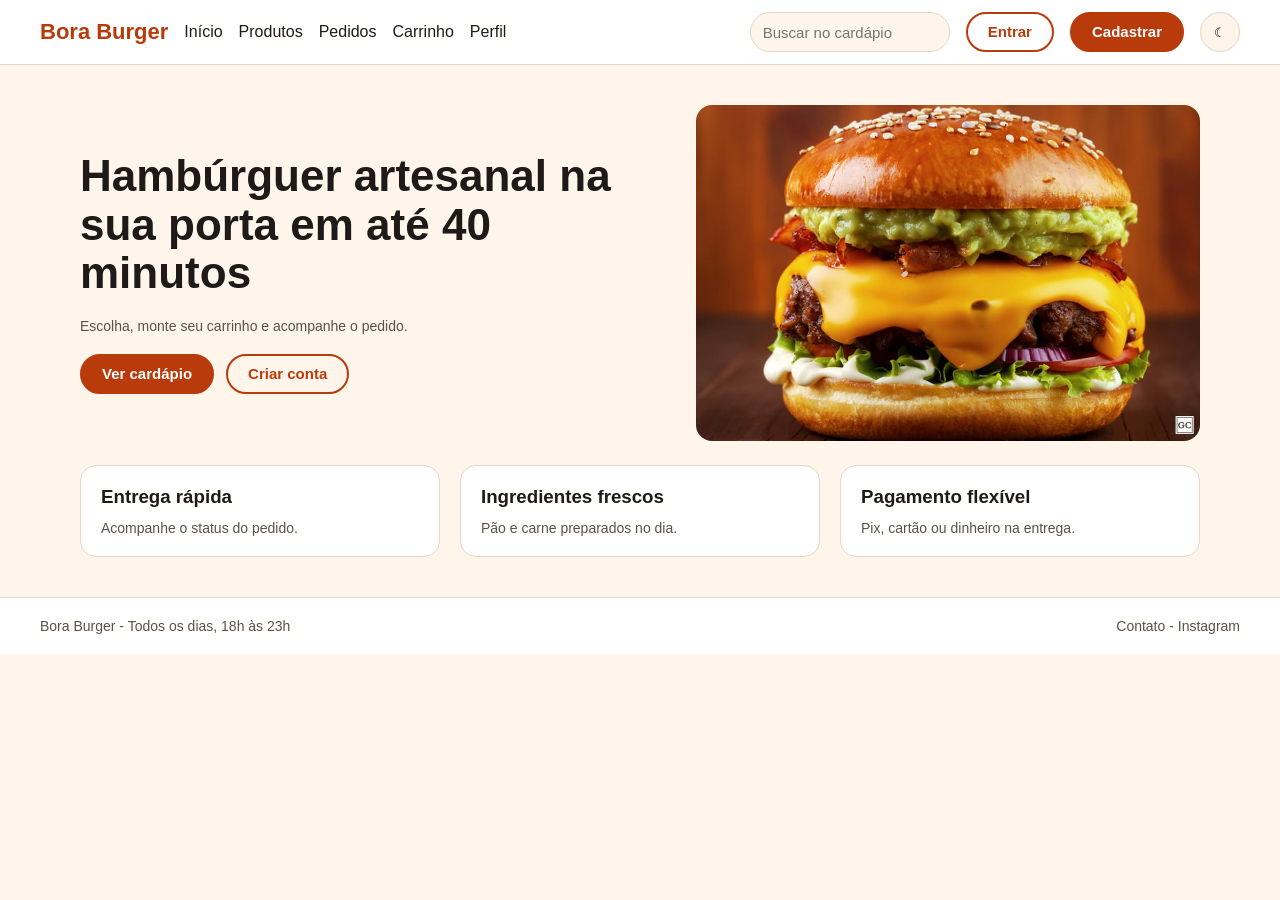
<file: index.html>
<!DOCTYPE html>
<html lang="pt-BR">
<head>
<meta charset="UTF-8">
<meta name="viewport" content="width=device-width, initial-scale=1">
<title>Início - Bora Burger</title>
<link rel="stylesheet" href="estilo.css">
</head>
<body>
<div class="cabecalho">
<span class="logo">Bora Burger</span>
<button class="botaoTema botaoMenu" onclick="abrirMenu()">&#9776;</button>
<div class="menu" id="menu">
<a href="index.html">Início</a>
<a href="produtos.html">Produtos</a>
<a href="pedidos.html">Pedidos</a>
<a href="carrinho.html">Carrinho</a>
<a href="perfil.html">Perfil</a>
</div>
<input type="text" id="busca" placeholder="Buscar no cardápio" maxlength="40" onkeyup="buscar(event)">
<a class="botao2" href="login.html">Entrar</a>
<a class="botao" href="login.html">Cadastrar</a>
<button class="botaoTema" onclick="mudarTema()">&#9790;</button>
</div>
<div class="conteudo">
<div class="inicio">
<div class="texto">
<h1>Hambúrguer artesanal na sua porta em até 40 minutos</h1>
<p class="suave">Escolha, monte seu carrinho e acompanhe o pedido.</p>
<div class="botoes">
<a class="botao" href="produtos.html">Ver cardápio</a>
<a class="botao2" href="login.html">Criar conta</a>
</div>
</div>
<img src="imagens/hamburguer-mexicano.jpg" alt="Hambúrguer artesanal">
</div>
<div class="cartoes">
<div class="cartao"><h3>Entrega rápida</h3><p>Acompanhe o status do pedido.</p></div>
<div class="cartao"><h3>Ingredientes frescos</h3><p>Pão e carne preparados no dia.</p></div>
<div class="cartao"><h3>Pagamento flexível</h3><p>Pix, cartão ou dinheiro na entrega.</p></div>
</div>
</div>
<div class="rodape">
<span>Bora Burger - Todos os dias, 18h às 23h</span>
<span>Contato - Instagram</span>
</div>
<script src="script.js"></script>
</body>
</html>
</file>
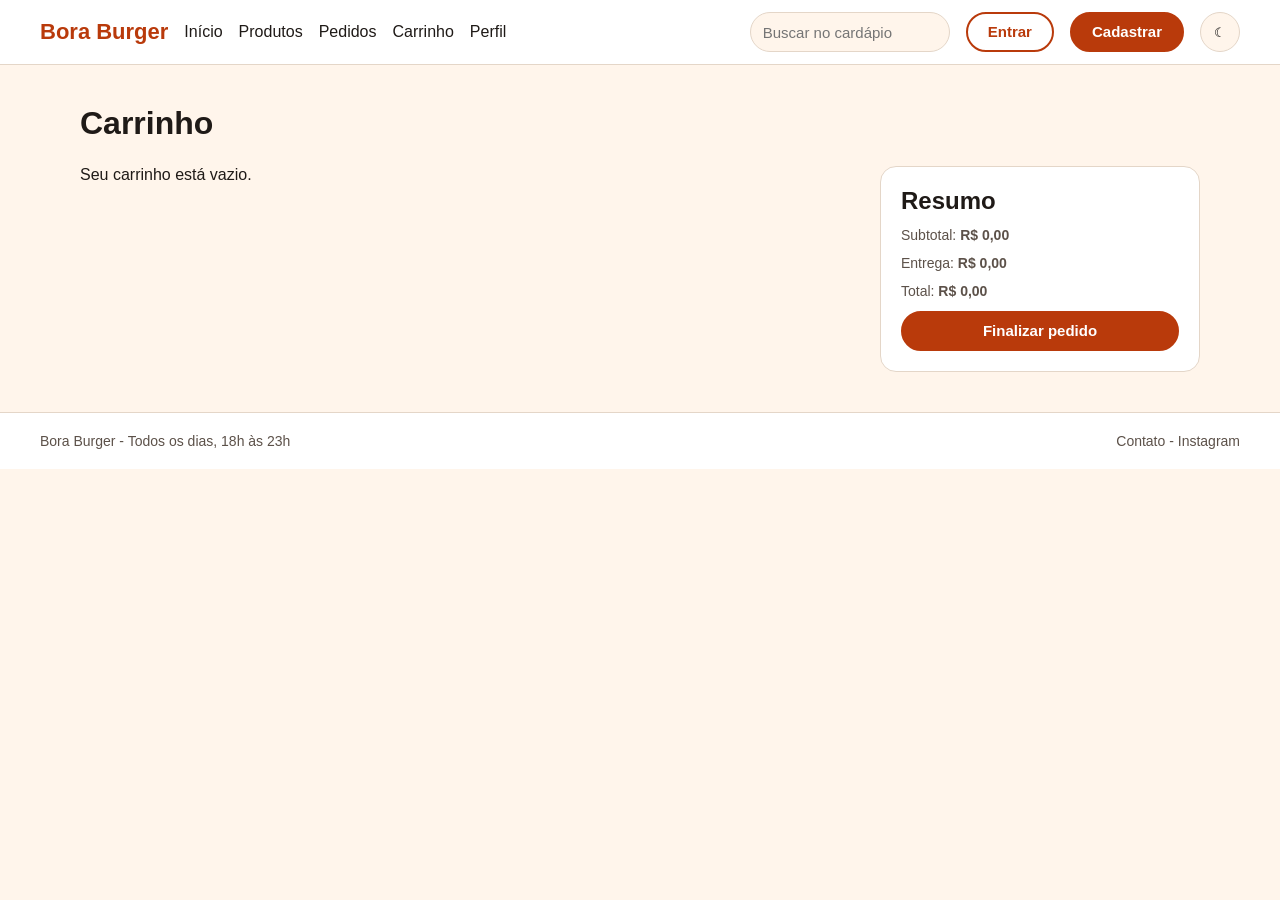
<file: carrinho.html>
<!DOCTYPE html>
<html lang="pt-BR">
<head>
<meta charset="UTF-8">
<meta name="viewport" content="width=device-width, initial-scale=1">
<title>Carrinho - Bora Burger</title>
<link rel="stylesheet" href="estilo.css">
</head>
<body>
<div class="cabecalho">
<span class="logo">Bora Burger</span>
<button class="botaoTema botaoMenu" onclick="abrirMenu()">&#9776;</button>
<div class="menu" id="menu">
<a href="index.html">Início</a>
<a href="produtos.html">Produtos</a>
<a href="pedidos.html">Pedidos</a>
<a href="carrinho.html">Carrinho</a>
<a href="perfil.html">Perfil</a>
</div>
<input type="text" id="busca" placeholder="Buscar no cardápio" maxlength="40" onkeyup="buscar(event)">
<a class="botao2" href="login.html">Entrar</a>
<a class="botao" href="login.html">Cadastrar</a>
<button class="botaoTema" onclick="mudarTema()">&#9790;</button>
</div>
<div class="conteudo">
<h1>Carrinho</h1>
<div class="carrinho">
<div class="esquerda" id="listaCarrinho"></div>
<div class="cartao resumo">
<h2>Resumo</h2>
<p>Subtotal: <b id="subtotal"></b></p>
<p>Entrega: <b id="entrega"></b></p>
<p>Total: <b id="total"></b></p>
<button class="botao" onclick="alert('Pedido finalizado!')">Finalizar pedido</button>
</div>
</div>
</div>
<div class="rodape">
<span>Bora Burger - Todos os dias, 18h às 23h</span>
<span>Contato - Instagram</span>
</div>
<script src="script.js"></script>
<script>mostrarCarrinho()</script>
</body>
</html>
</file>
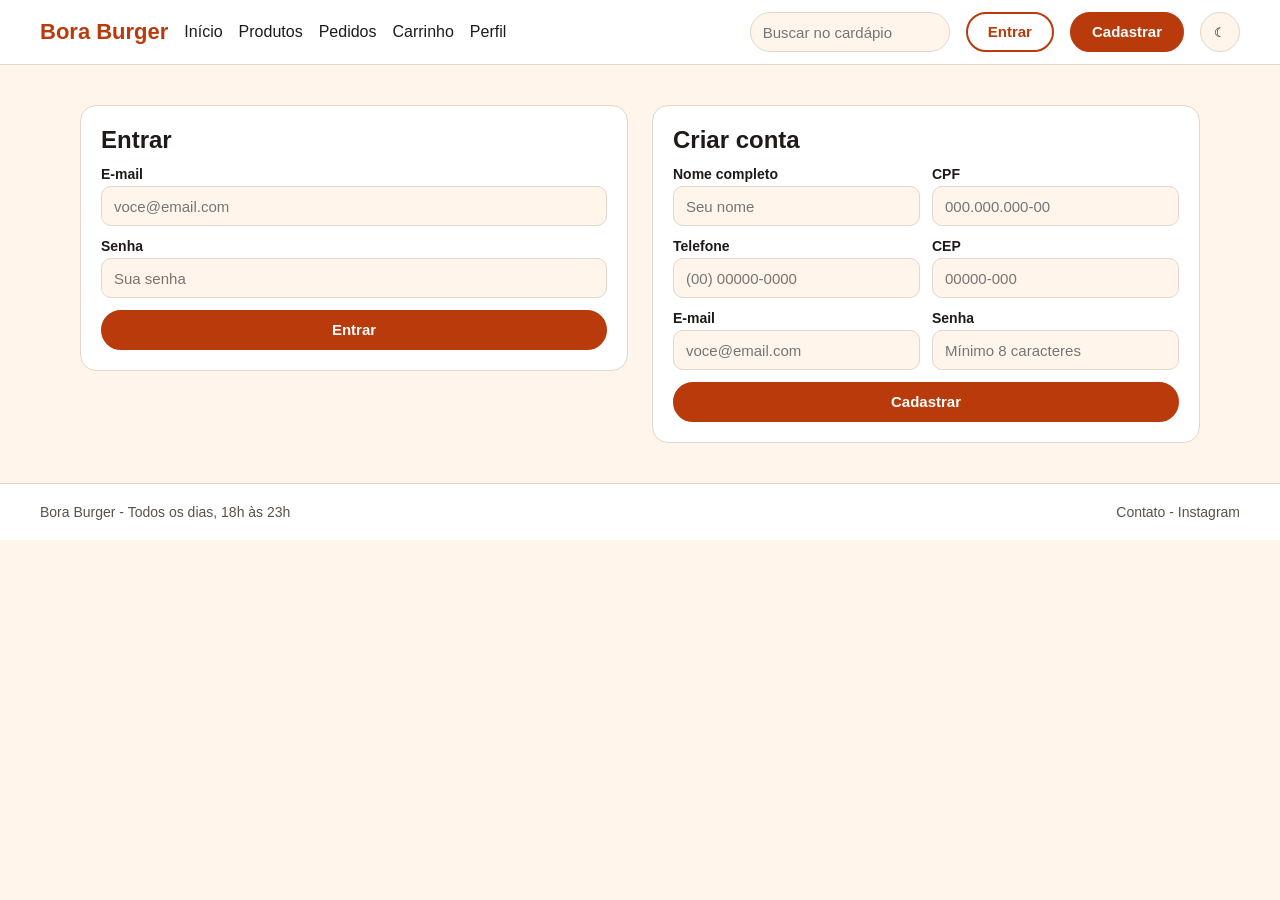
<file: login.html>
<!DOCTYPE html>
<html lang="pt-BR">
<head>
<meta charset="UTF-8">
<meta name="viewport" content="width=device-width, initial-scale=1">
<title>Login e cadastro - Bora Burger</title>
<link rel="stylesheet" href="estilo.css">
</head>
<body>
<div class="cabecalho">
<span class="logo">Bora Burger</span>
<button class="botaoTema botaoMenu" onclick="abrirMenu()">&#9776;</button>
<div class="menu" id="menu">
<a href="index.html">Início</a>
<a href="produtos.html">Produtos</a>
<a href="pedidos.html">Pedidos</a>
<a href="carrinho.html">Carrinho</a>
<a href="perfil.html">Perfil</a>
</div>
<input type="text" id="busca" placeholder="Buscar no cardápio" maxlength="40" onkeyup="buscar(event)">
<a class="botao2" href="login.html">Entrar</a>
<a class="botao" href="login.html">Cadastrar</a>
<button class="botaoTema" onclick="mudarTema()">&#9790;</button>
</div>
<div class="conteudo">
<div class="formularios">
<form class="cartao" onsubmit="return enviar('Login realizado!')">
<h2>Entrar</h2>
<label>E-mail<input type="email" placeholder="voce@email.com" maxlength="60" required ></label>
<label>Senha<input type="password" placeholder="Sua senha" maxlength="20" required ></label>
<button class="botao" type="submit">Entrar</button>
</form>
<form class="cartao" onsubmit="return enviar('Cadastro realizado!')">
<h2>Criar conta</h2>
<div class="campos">
<label>Nome completo<input type="text" placeholder="Seu nome" maxlength="60" required ></label>
<label>CPF<input type="text" placeholder="000.000.000-00" maxlength="14" required inputmode="numeric" oninput="mascaraCpf(this)"></label>
<label>Telefone<input type="text" placeholder="(00) 00000-0000" maxlength="15" required inputmode="numeric" oninput="mascaraTelefone(this)"></label>
<label>CEP<input type="text" placeholder="00000-000" maxlength="9" required inputmode="numeric" oninput="mascaraCep(this)"></label>
<label>E-mail<input type="email" placeholder="voce@email.com" maxlength="60" required ></label>
<label>Senha<input type="password" placeholder="Mínimo 8 caracteres" maxlength="20" required minlength="8"></label>
</div>
<button class="botao" type="submit">Cadastrar</button>
</form>
</div>
</div>
<div class="rodape">
<span>Bora Burger - Todos os dias, 18h às 23h</span>
<span>Contato - Instagram</span>
</div>
<script src="script.js"></script>
</body>
</html>
</file>
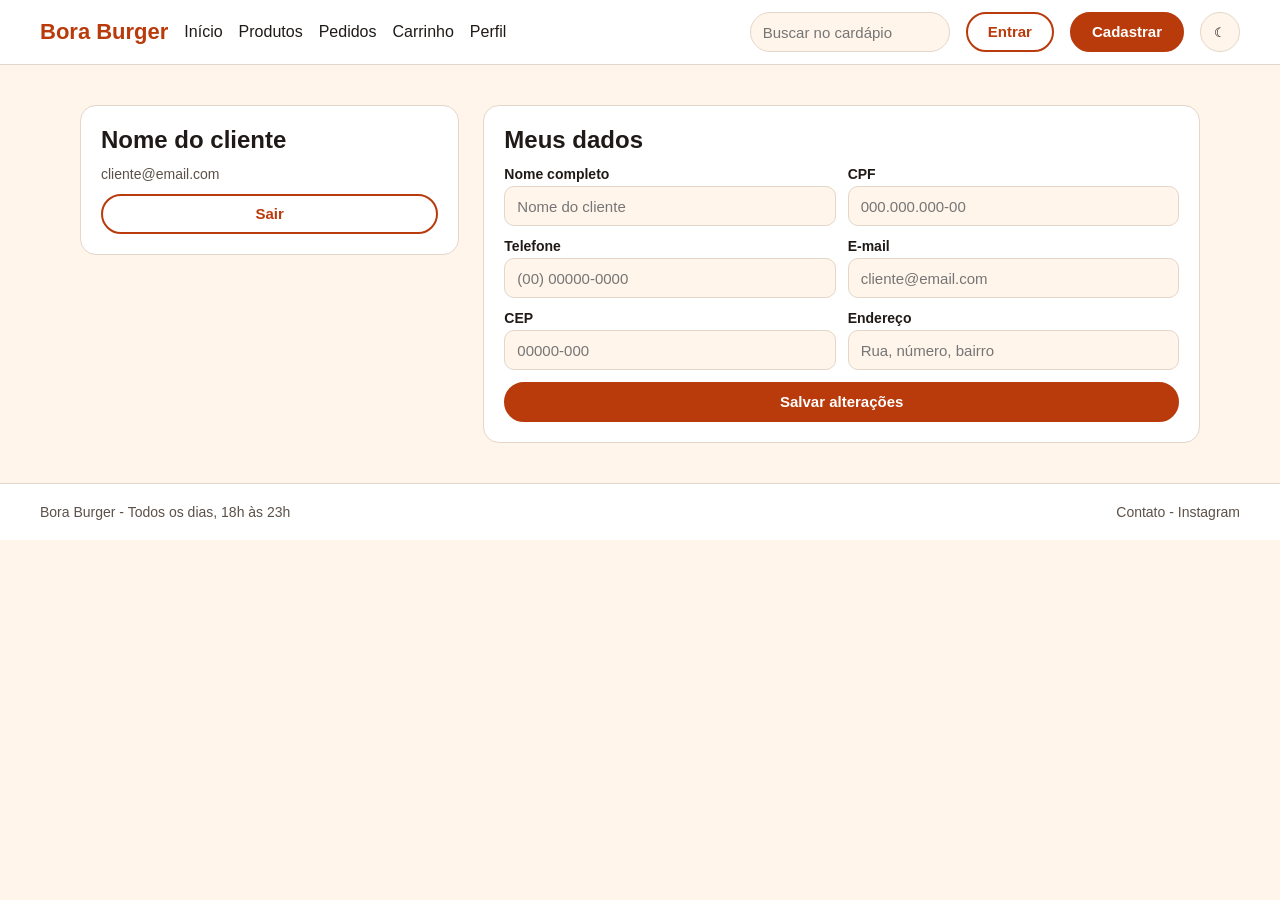
<file: perfil.html>
<!DOCTYPE html>
<html lang="pt-BR">
<head>
<meta charset="UTF-8">
<meta name="viewport" content="width=device-width, initial-scale=1">
<title>Perfil - Bora Burger</title>
<link rel="stylesheet" href="estilo.css">
</head>
<body>
<div class="cabecalho">
<span class="logo">Bora Burger</span>
<button class="botaoTema botaoMenu" onclick="abrirMenu()">&#9776;</button>
<div class="menu" id="menu">
<a href="index.html">Início</a>
<a href="produtos.html">Produtos</a>
<a href="pedidos.html">Pedidos</a>
<a href="carrinho.html">Carrinho</a>
<a href="perfil.html">Perfil</a>
</div>
<input type="text" id="busca" placeholder="Buscar no cardápio" maxlength="40" onkeyup="buscar(event)">
<a class="botao2" href="login.html">Entrar</a>
<a class="botao" href="login.html">Cadastrar</a>
<button class="botaoTema" onclick="mudarTema()">&#9790;</button>
</div>
<div class="conteudo">
<div class="formularios">
<div class="cartao">
<h2>Nome do cliente</h2>
<p class="suave">cliente@email.com</p>
<a class="botao2" href="login.html">Sair</a>
</div>
<form class="cartao" style="flex:2" onsubmit="return enviar('Dados salvos!')">
<h2>Meus dados</h2>
<div class="campos">
<label>Nome completo<input type="text" placeholder="Nome do cliente" maxlength="60" required ></label>
<label>CPF<input type="text" placeholder="000.000.000-00" maxlength="14" required inputmode="numeric" oninput="mascaraCpf(this)"></label>
<label>Telefone<input type="text" placeholder="(00) 00000-0000" maxlength="15" required inputmode="numeric" oninput="mascaraTelefone(this)"></label>
<label>E-mail<input type="email" placeholder="cliente@email.com" maxlength="60" required ></label>
<label>CEP<input type="text" placeholder="00000-000" maxlength="9" required inputmode="numeric" oninput="mascaraCep(this)"></label>
<label>Endereço<input type="text" placeholder="Rua, número, bairro" maxlength="80" required ></label>
</div>
<button class="botao" type="submit">Salvar alterações</button>
</form>
</div>
</div>
<div class="rodape">
<span>Bora Burger - Todos os dias, 18h às 23h</span>
<span>Contato - Instagram</span>
</div>
<script src="script.js"></script>
</body>
</html>
</file>
<file: estilo.css>
:root{--fundo:#FFF5EB;--cartao:#FFFFFF;--texto:#1F1A17;--suave:#5C5149;--borda:#E4D6C8;--cor:#B93A0B;--corTexto:#FFFFFF}

body.escuro{--fundo:#17120F;--cartao:#231C18;--texto:#F5EDE6;--suave:#BFB1A6;--borda:#3A302A;--cor:#FF8A4C;--corTexto:#17120F}

*{box-sizing:border-box}
body{margin:0;font-family:Inter,Arial,sans-serif;background:var(--fundo);color:var(--texto)}


a{color:inherit;text-decoration:none}

h1,h2,h3,p{margin:0}

.cabecalho{display:flex;align-items:center;gap:16px;padding:12px 40px;background:var(--cartao);border-bottom:1px solid var(--borda)}
.logo{font-weight:800;font-size:22px;color:var(--cor)}

.menu{display:flex;gap:16px;flex:1}

.botaoMenu{display:none}

.botaoTema{width:40px;height:40px;border-radius:20px;border:1px solid var(--borda);background:var(--fundo);cursor:pointer}
input{height:40px;border:1px solid var(--borda);border-radius:10px;padding:0 12px;background:var(--fundo);color:var(--texto);font-size:15px;width:100%}

#busca{width:200px;border-radius:20px}

.botao,.botao2{display:inline-block;height:40px;line-height:36px;padding:0 20px;border-radius:20px;border:2px solid var(--cor);background:var(--cor);color:var(--corTexto);font-weight:700;font-size:15px;cursor:pointer;text-align:center}

.botao2{background:transparent;color:var(--cor)}

.conteudo{max-width:1200px;margin:0 auto;padding:40px;display:flex;flex-direction:column;gap:24px
}
.inicio{display:flex;align-items:center;gap:40px}

.inicio .texto{flex:1;display:flex;flex-direction:column;gap:20px}

.inicio h1{font-size:44px;line-height:1.1}

.inicio img{width:45%;border-radius:16px}

.botoes{display:flex;gap:12px}

.cartoes,.lista{display:grid;grid-template-columns:repeat(3,1fr);gap:20px}

.cartao,.produto,.linha{background:var(--cartao);border:1px solid var(--borda);border-radius:16px;padding:20px}

.cartao{display:flex;flex-direction:column;gap:12px}

.cartao p,.produto p,.suave{color:var(--suave);font-size:14px}

.formularios{display:flex;gap:24px;align-items:flex-start}

.formularios .cartao{flex:1}

.campos{display:grid;grid-template-columns:1fr 1fr;gap:12px}
label{display:flex;flex-direction:column;gap:4px;font-size:14px;font-weight:600}

.filtros{display:flex;gap:10px;flex-wrap:wrap}

.filtros button{height:36px;padding:0 16px;border-radius:18px;border:1px solid var(--borda);background:var(--cartao);color:var(--texto);cursor:pointer}

.produto{display:flex;flex-direction:column;gap:8px}

.produto img{width:100%;height:160px;object-fit:cover;border-radius:12px}

.linha{display:flex;align-items:center;gap:16px}

.linha .espaco{flex:1}

.linha img{width:64px;height:64px;object-fit:cover;border-radius:10px}

.linha button{height:36px;min-width:36px;border-radius:18px;border:1px solid var(--borda);background:var(--fundo);color:var(--texto);cursor:pointer}

.carrinho{display:flex;gap:24px;align-items:flex-start}

.carrinho .esquerda{flex:1;display:flex;flex-direction:column;gap:12px}

.resumo{width:320px}

.status{padding:4px 12px;border-radius:12px;background:var(--borda);font-size:13px;font-weight:700}

.rodape{display:flex;justify-content:space-between;padding:20px 40px;background:var(--cartao);border-top:1px solid var(--borda);color:var(--suave);font-size:14px}
@media(max-width:768px){

.cabecalho{flex-wrap:wrap;padding:12px 16px}

.botaoMenu{display:block;height:40px;width:40px}

.logo{flex:1}

.menu{display:none;flex-direction:column;width:100%;order:5}

.menu.aberto{display:flex}

#busca{width:100%;order:6}

.conteudo{padding:16px}

.inicio,.formularios,.carrinho{flex-direction:column}

.inicio img{width:100%}

.inicio h1{font-size:30px}

.cartoes,.lista,.campos{grid-template-columns:1fr}

.resumo{width:100%}

.linha{flex-wrap:wrap}

.rodape{flex-direction:column;gap:8px;padding:16px}
}
</file>
